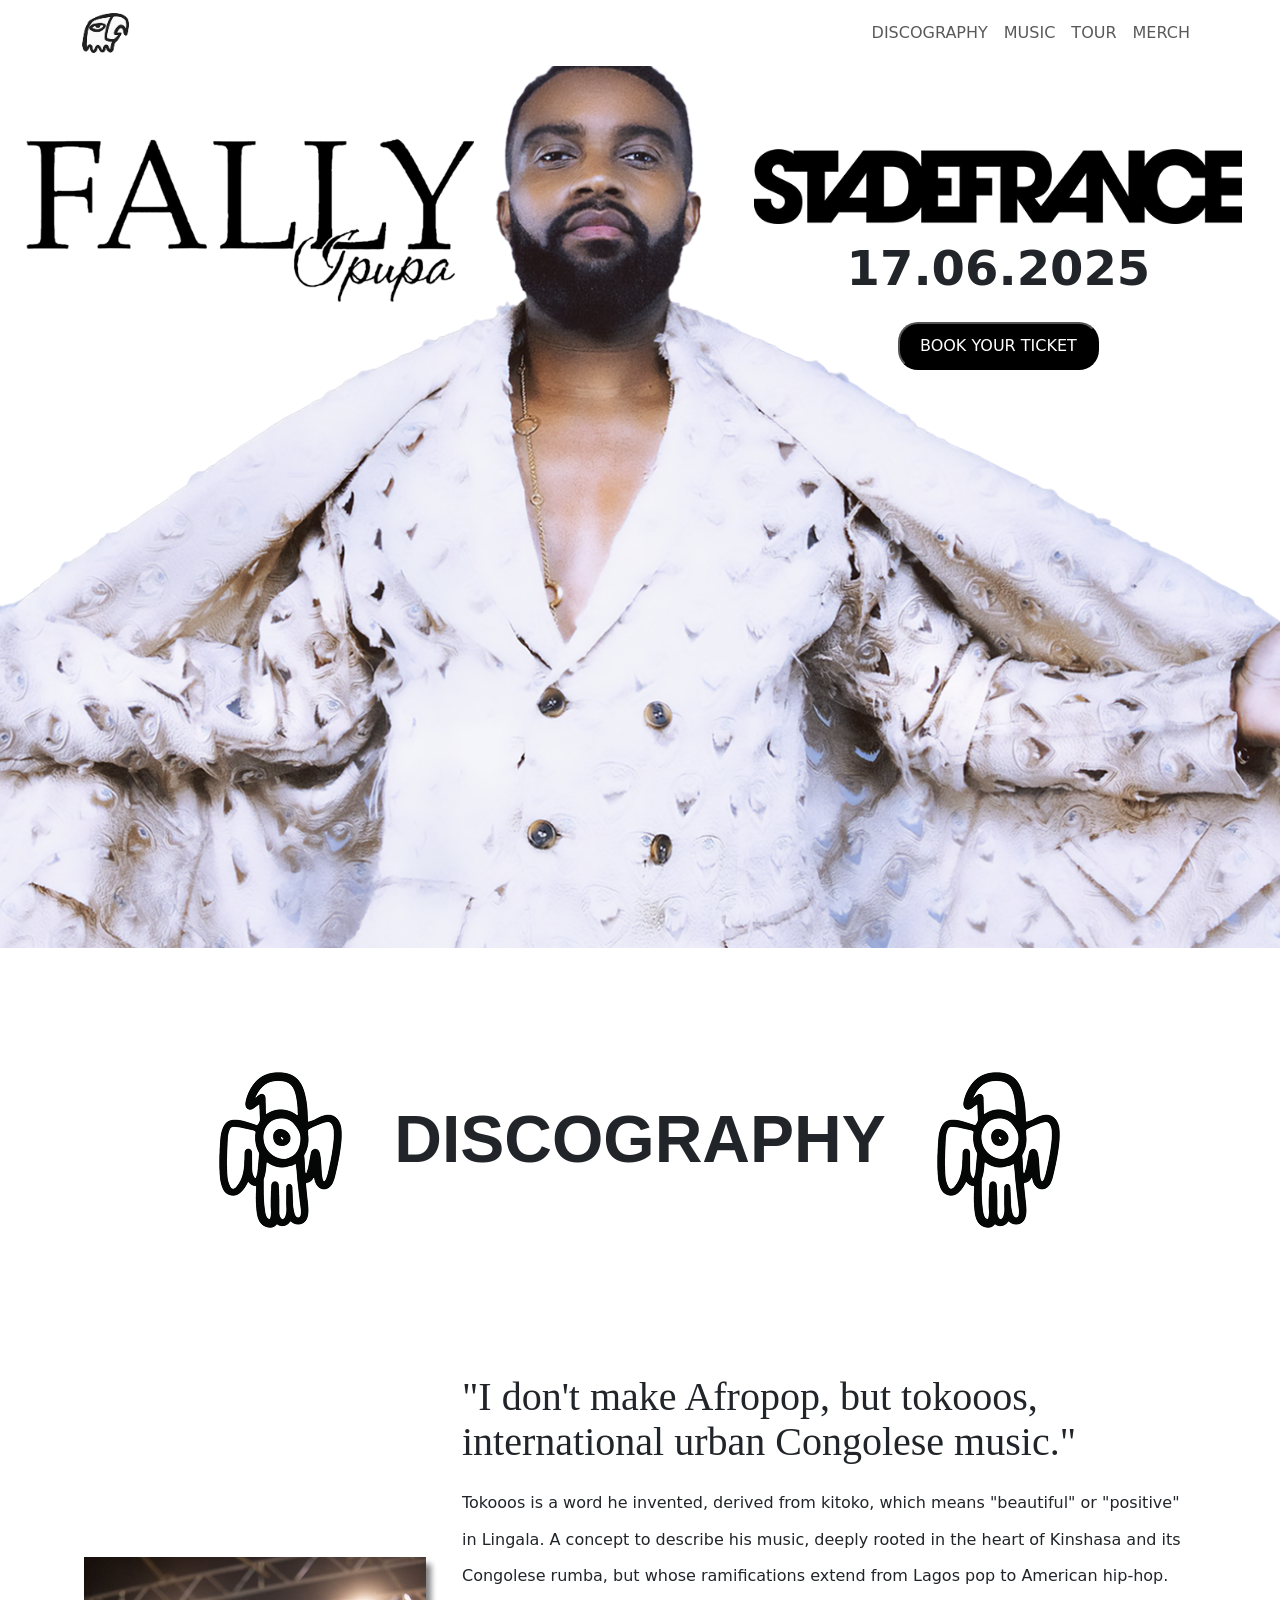
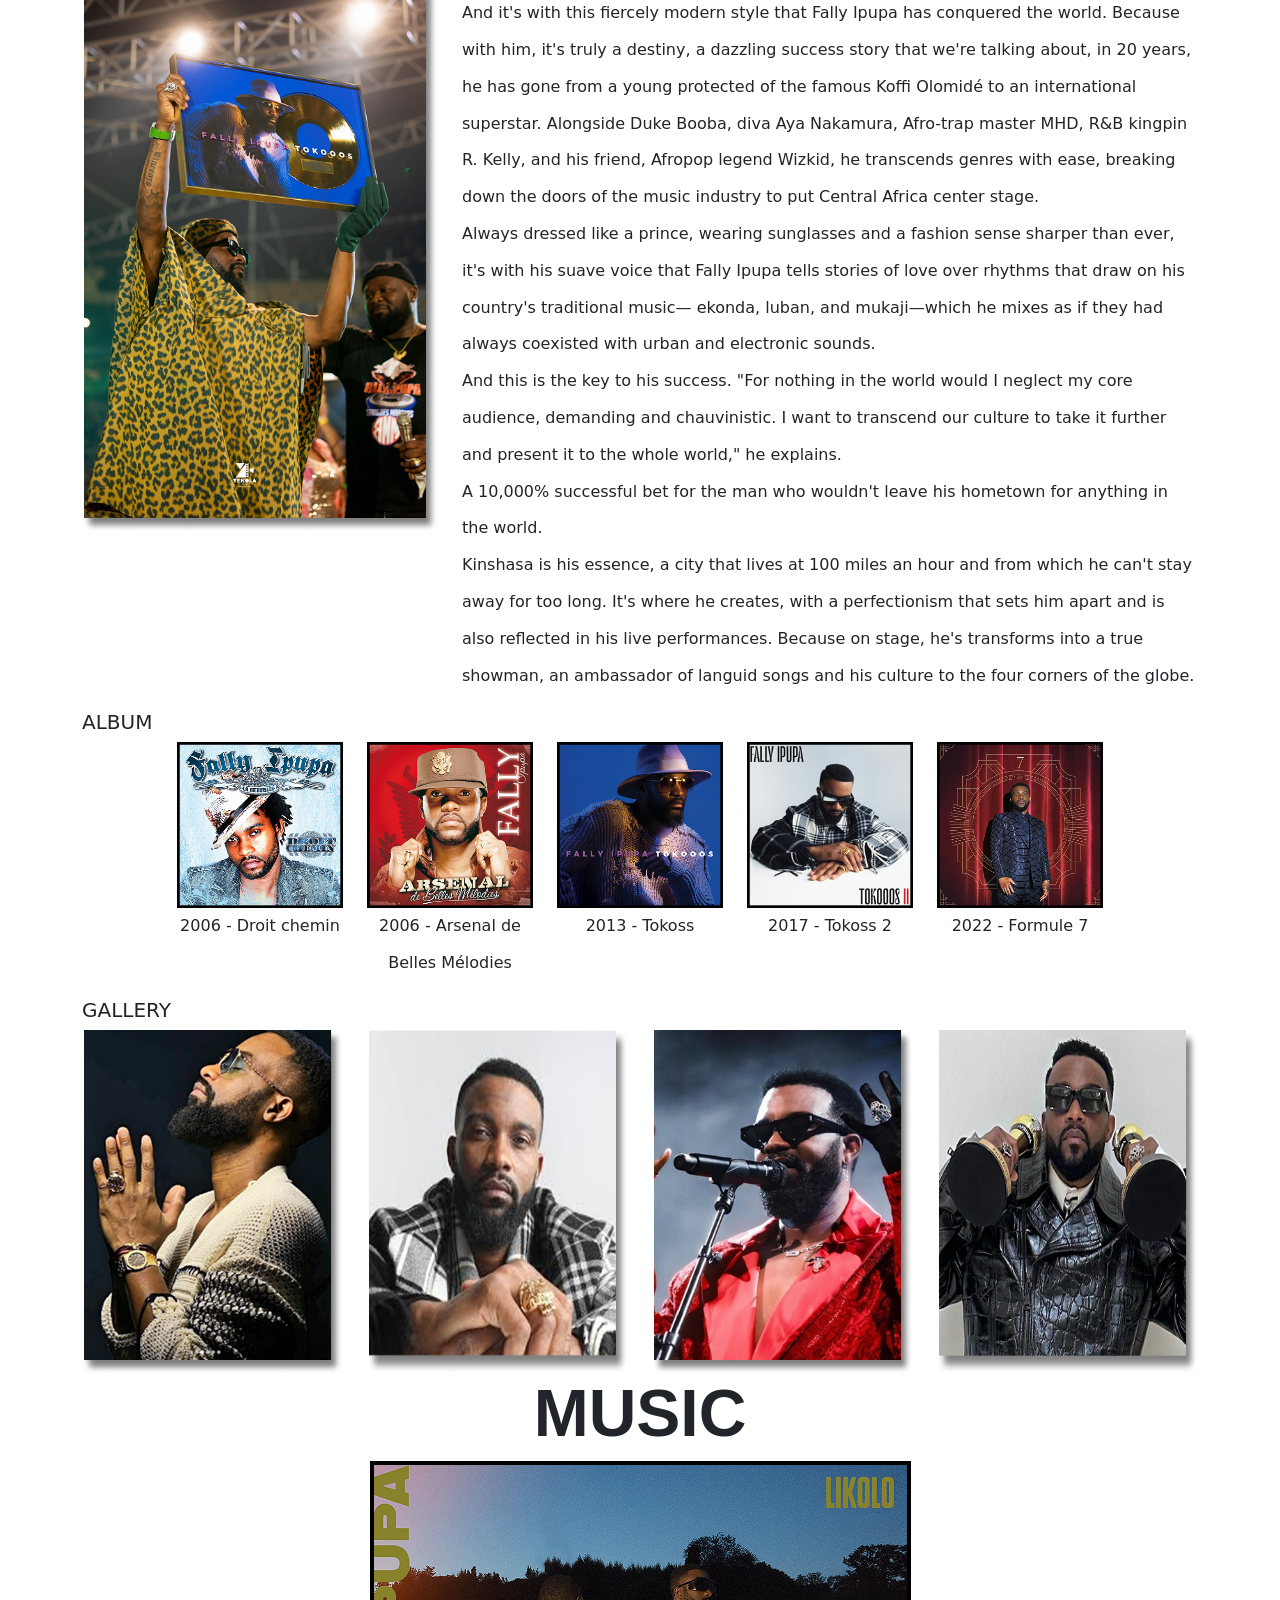
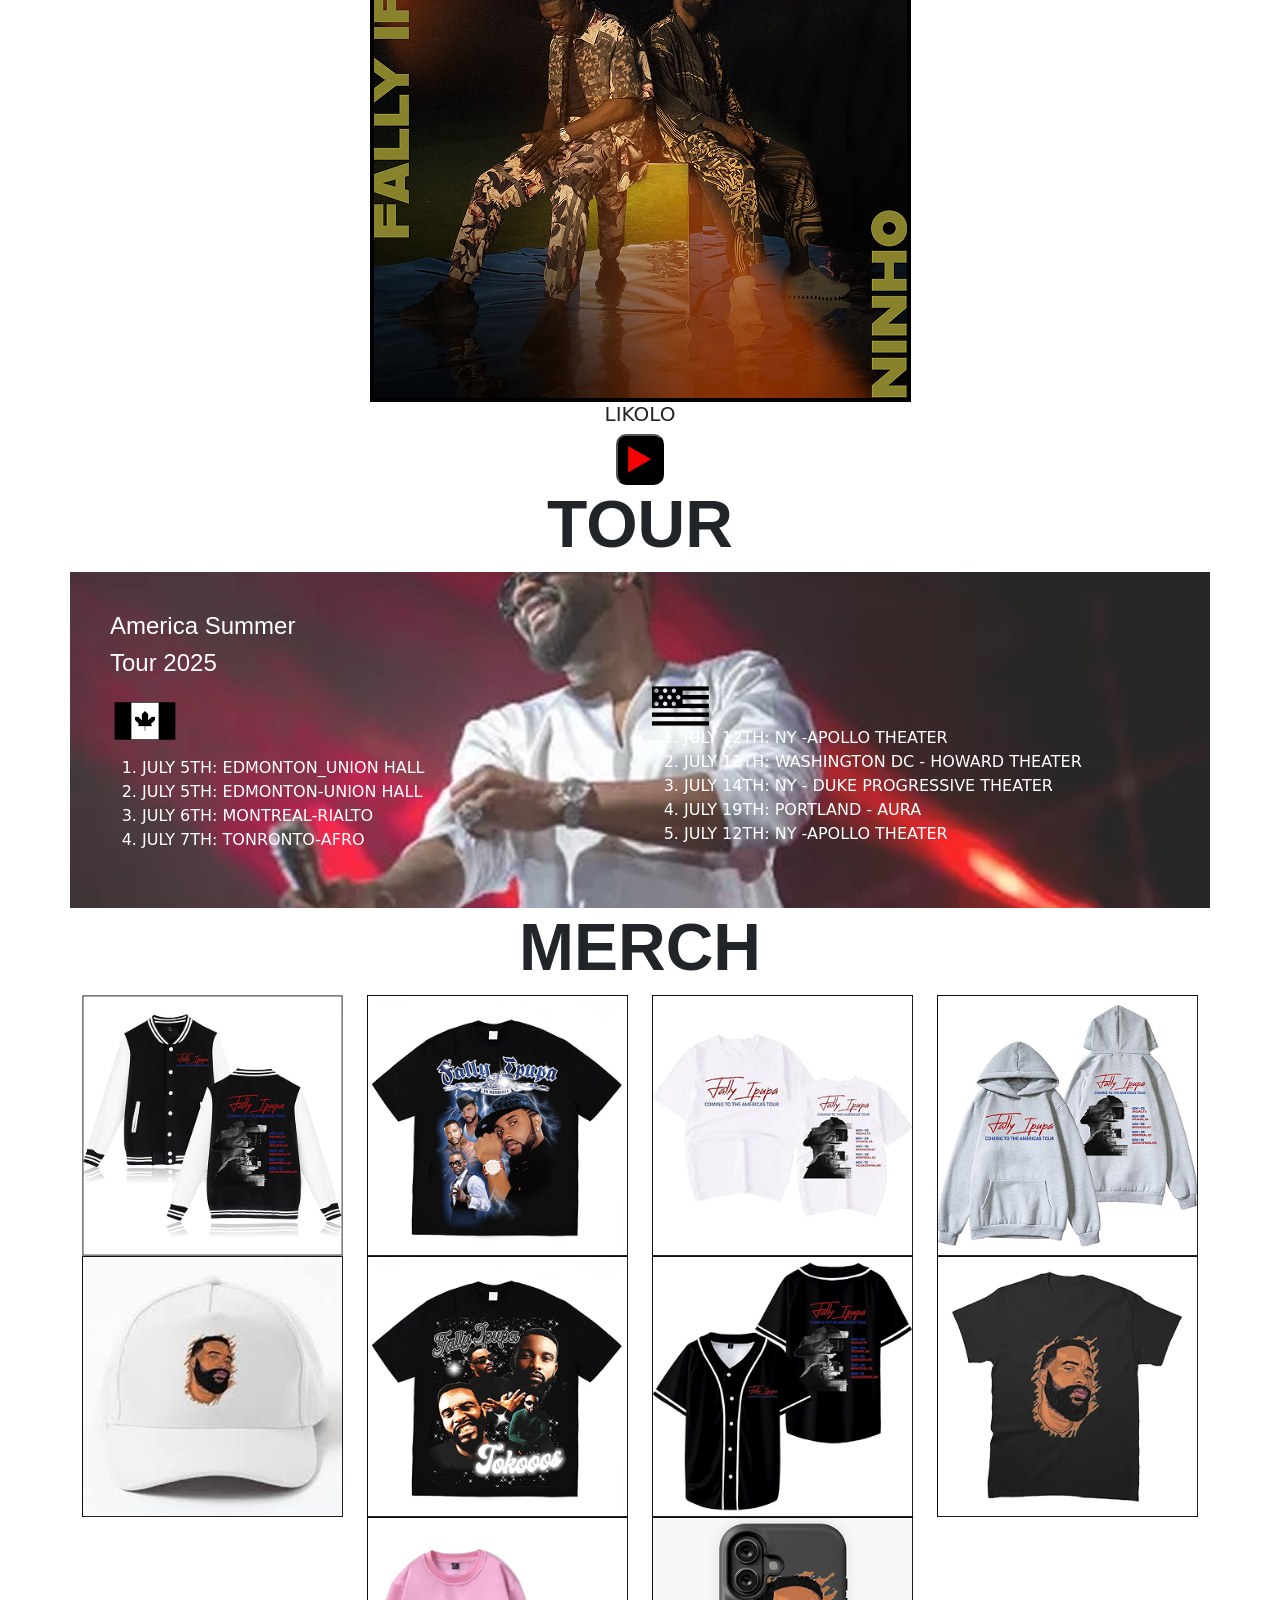
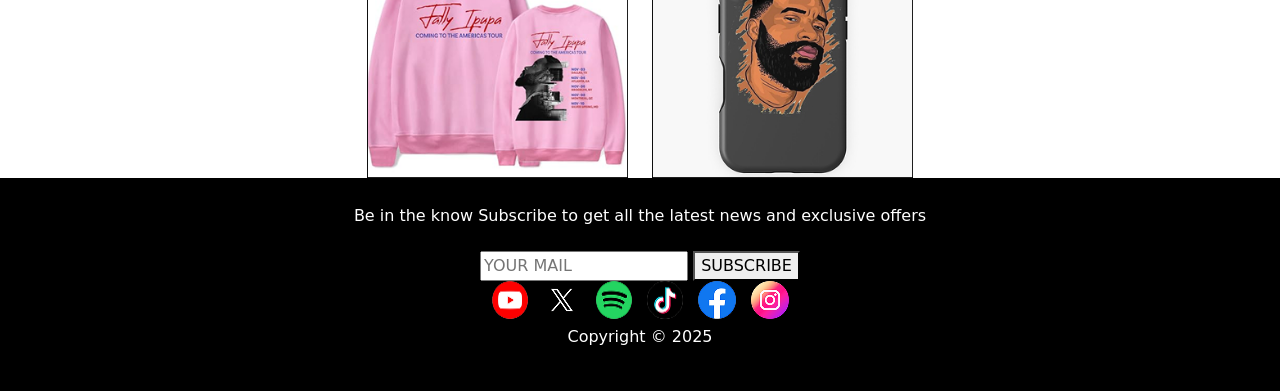
<file: index.html>
<!DOCTYPE html>
<html lang="en">

<head>
    <meta charset="UTF-8">
    <meta name="viewport" content="width=device-width, initial-scale=1.0">
    <title>Fally Ipupa</title>

    <!-- Bootstrap -->
    <link href="https://cdn.jsdelivr.net/npm/bootstrap@5.3.3/dist/css/bootstrap.min.css" rel="stylesheet">

    <!-- Fonts -->
    <link href="https://fonts.googleapis.com/css2?family=Bungee&family=EB+Garamond&family=Fira+Sans+Condensed&family=Just+Another+Hand&family=Plus+Jakarta+Sans&family=Roboto&display=swap" rel="stylesheet">

    <!-- CSS -->
    <link rel="stylesheet" href="./css/style.css">
</head>

<body>

<div id="head"></div>

<header>

<!-- NAV -->
<nav class="navbar navbar-expand-lg bg-white fixed-top">
    <div class="container">
        <a class="navbar-brand" href="#head">
            <img src="images/aiglogo.png" alt="logo" height="40">
        </a>

        <button class="navbar-toggler" data-bs-toggle="collapse" data-bs-target="#navmenu">
            <span class="navbar-toggler-icon"></span>
        </button>

        <div class="collapse navbar-collapse" id="navmenu">
            <ul class="navbar-nav ms-auto text-center">
                <li class="nav-item"><a class="nav-link" href="#disco">DISCOGRAPHY</a></li>
                <li class="nav-item"><a class="nav-link" href="#music">MUSIC</a></li>
                <li class="nav-item"><a class="nav-link" href="#tour">TOUR</a></li>
                <li class="nav-item"><a class="nav-link" href="#merch">MERCH</a></li>
            </ul>
        </div>
    </div>
</nav>

<!-- HERO -->
<div class="container pt-5 mt-5">

    <div class="row align-items-center text-center text-lg-start">

        <!-- LOGO -->
        <div id="faly" class="col-12 col-lg-6 mb-4 mb-lg-0">
            <img src="images/fallylogo 2.png" id="typo" class="img-fluid">
        </div>

        <!-- STADE / DATE -->
        <div id="stade" class="col-12 col-lg-6">

            <img src="images/Logo_Stade_de_France_(Paris).svg 1.png" class="img-fluid mb-3">

            <h1><strong>17.06.2025</strong></h1>

            <button id="book" class="mt-3">
                <a id="booke" href="#">BOOK YOUR TICKET</a>
            </button>

        </div>

    </div>

</div>

</header>

<!-- SECTION 1 -->
<section id="une" class="container">

<div id="disco" class="text-center">
    <img src="images/aiglesymbole.png" class="aigle">
    <h2>DISCOGRAPHY</h2>
    <img src="images/aiglesymbole.png" class="aigle">
</div>

<div id="bio" class="row align-items-center">

    <div id="leo" class="col-12 col-md-4 text-center">
        <img src="images/disquedor.png" class="img-fluid">
    </div>

    <div id="mert" class="col-12 col-md-8">

        <p><span>"I don't make Afropop, but tokooos, international urban Congolese music."</span></p>

        <p>
Tokooos is a word he invented, derived from kitoko, which means "beautiful" or "positive" in Lingala.

A concept to describe his music, deeply rooted in the heart of Kinshasa and its Congolese rumba, but
whose ramifications extend from Lagos pop to American hip-hop. <br>

And it's with this fiercely modern style that Fally Ipupa has conquered the world.

Because with him, it's truly a destiny, a dazzling success story that we're talking about, in 20
years, he has gone from a young protected of the famous Koffi Olomidé to an international superstar.

Alongside Duke Booba, diva Aya Nakamura, Afro-trap master MHD, R&B kingpin R. Kelly, and his friend,
Afropop legend Wizkid, he transcends genres with ease, breaking down the doors of the music industry to put Central Africa
center stage. <br>

Always dressed like a prince, wearing sunglasses and a fashion sense sharper than ever,
it's with his suave voice that Fally Ipupa tells stories of love over rhythms that draw on his
country's traditional music— ekonda, luban, and mukaji—which he mixes as if they had always coexisted with urban and electronic
sounds. <br>

And this is the key to his success. "For nothing in the world would I neglect my core audience,
demanding and chauvinistic. I want to transcend our culture to take it further and present it to the
whole world," he explains. <br>

A 10,000% successful bet for the man who wouldn't leave his hometown for anything in the world. <br>

Kinshasa is his essence, a city that lives at 100 miles an hour and from which he can't stay away
for too long. It's where he creates, with a perfectionism that sets him apart and is also reflected
in his live performances. Because on stage, he's transforms into a true showman,
an ambassador of languid songs and his culture to the four corners of the globe.
        </p>

    </div>

</div>

<!-- ALBUM -->
<div id="album">
    <h3>ALBUM</h3>

    <div id="serie" class="row text-center justify-center">
        <div class="col-6 col-md-4 col-lg-2"><img src="images/2006.png" class="img-fluid"><p>2006 - Droit chemin</p></div>
        <div class="col-6 col-md-4 col-lg-2"><img src="images/2009.png" class="img-fluid"><p>2006 - Arsenal de Belles Mélodies</p></div>
        <div class="col-6 col-md-4 col-lg-2"><img src="images/2013.png" class="img-fluid"><p>2013 - Tokoss</p></div>
        <div class="col-6 col-md-4 col-lg-2"><img src="images/2017.png" class="img-fluid"><p>2017 - Tokoss 2</p></div>
        <div class="col-6 col-md-4 col-lg-2"><img src="images/2022.png" class="img-fluid"><p>2022 - Formule 7</p></div>
    </div>
</div>

<!-- GALLERY -->
<div class="album">
    <h3>GALLERY</h3>
    <div id="gallerie" class="row">
        <img src="images/gallery1.png" class="col-6 col-md-3 img-fluid">
        <img src="images/gallery2.png" class="col-6 col-md-3 img-fluid">
        <img src="images/gallery3.png" class="col-6 col-md-3 img-fluid">
        <img src="images/gallery4.png" class="col-6 col-md-3 img-fluid">
    </div>
</div>

</section>

<!-- MUSIC -->
<section id="deux" class="container text-center">

    <div id="music">
        <h2>MUSIC</h2>
    </div>

    <div id="playmusic">
        <img src="images/likolo.png" class="img-fluid">

        <div id="mus">
            <h3>LIKOLO</h3>
            <button id="play"><img src="images/Polygon 1.png"></button>
        </div>
    </div>

</section>

<!-- TOUR -->
<section id="trois">

<div id="tour" class="text-center">
    <h2>TOUR</h2>
</div>

<div id="dates" class="container">

    <div id="america">
        <h4>America Summer</h4>
        <h4>Tour 2025</h4>
    </div>

    <div id="plan" class="row text-white">

        <div class="col-12 col-md-6">
            <img src="images/canada.png" class="img-fluid">
            <ol>
                <li>JULY 5TH: EDMONTON_UNION HALL</li>
                <li>JULY 5TH: EDMONTON-UNION HALL</li>
                <li>JULY 6TH: MONTREAL-RIALTO</li>
                <li>JULY 7TH: TONRONTO-AFRO</li>
            </ol>
        </div>

        <div class="col-12 col-md-6 ">
            <img src="images/usa.png" class="img-fluid">
            <ol>
                <li>JULY 12TH: NY -APOLLO THEATER</li>
                <li>JULY 13TH: WASHINGTON DC - HOWARD THEATER</li>
                <li>JULY 14TH: NY - DUKE PROGRESSIVE THEATER</li>
                <li>JULY 19TH: PORTLAND - AURA</li>
                <li>JULY 12TH: NY -APOLLO THEATER</li>
            </ol>
        </div>

    </div>

</div>

</section>

<!-- MERCH -->
<section id="quatre" class="container text-center">

    <div id="merch">
        <h2>MERCH</h2>
    </div>

    <div id="articles" class="row justify center">
        <img src="images/veste.png" class="col-6 col-md-3 img-fluid">
        <img src="images/shirtvintage.png" class="col-6 col-md-3 img-fluid">
        <img src="images/shirtbl.png" class="col-6 col-md-3 img-fluid">
        <img src="images/pullgris.png" class="col-6 col-md-3 img-fluid">
        <img src="images/casquette.png" class="col-6 col-md-3 img-fluid">
        <img src="images/shirttokoss.png" class="col-6 col-md-3 img-fluid">
        <img src="images/shirtusa.png" class="col-6 col-md-3 img-fluid">
        <img src="images/face(1).png" class="col-6 col-md-3 img-fluid">
        <img src="images/pullpink.png" class="col-6 col-md-3 img-fluid">
        <img src="images/phone.png" class="col-6 col-md-3 img-fluid">
    </div>

</section>

<!-- FOOTER -->
<footer class="text-center">

<div id="news">
    <p>Be in the know Subscribe to get all the latest news and exclusive offers</p>
    <input type="text" placeholder="YOUR MAIL">
    <button id="btn">SUBSCRIBE</button>
</div>

<div id="social">
    <img src="images/youtube.png">
    <img src="images/twitter 1.png">
    <img src="images/spotify.png">
    <img src="images/tiktok.png">
    <img src="images/facebook.png">
    <img src="images/instagram 1.png">
</div>

<p id="copi">Copyright © 2025</p>

</footer>

<script src="https://cdn.jsdelivr.net/npm/bootstrap@5.3.3/dist/js/bootstrap.bundle.min.js"></script>

</body>
</html>
</file>
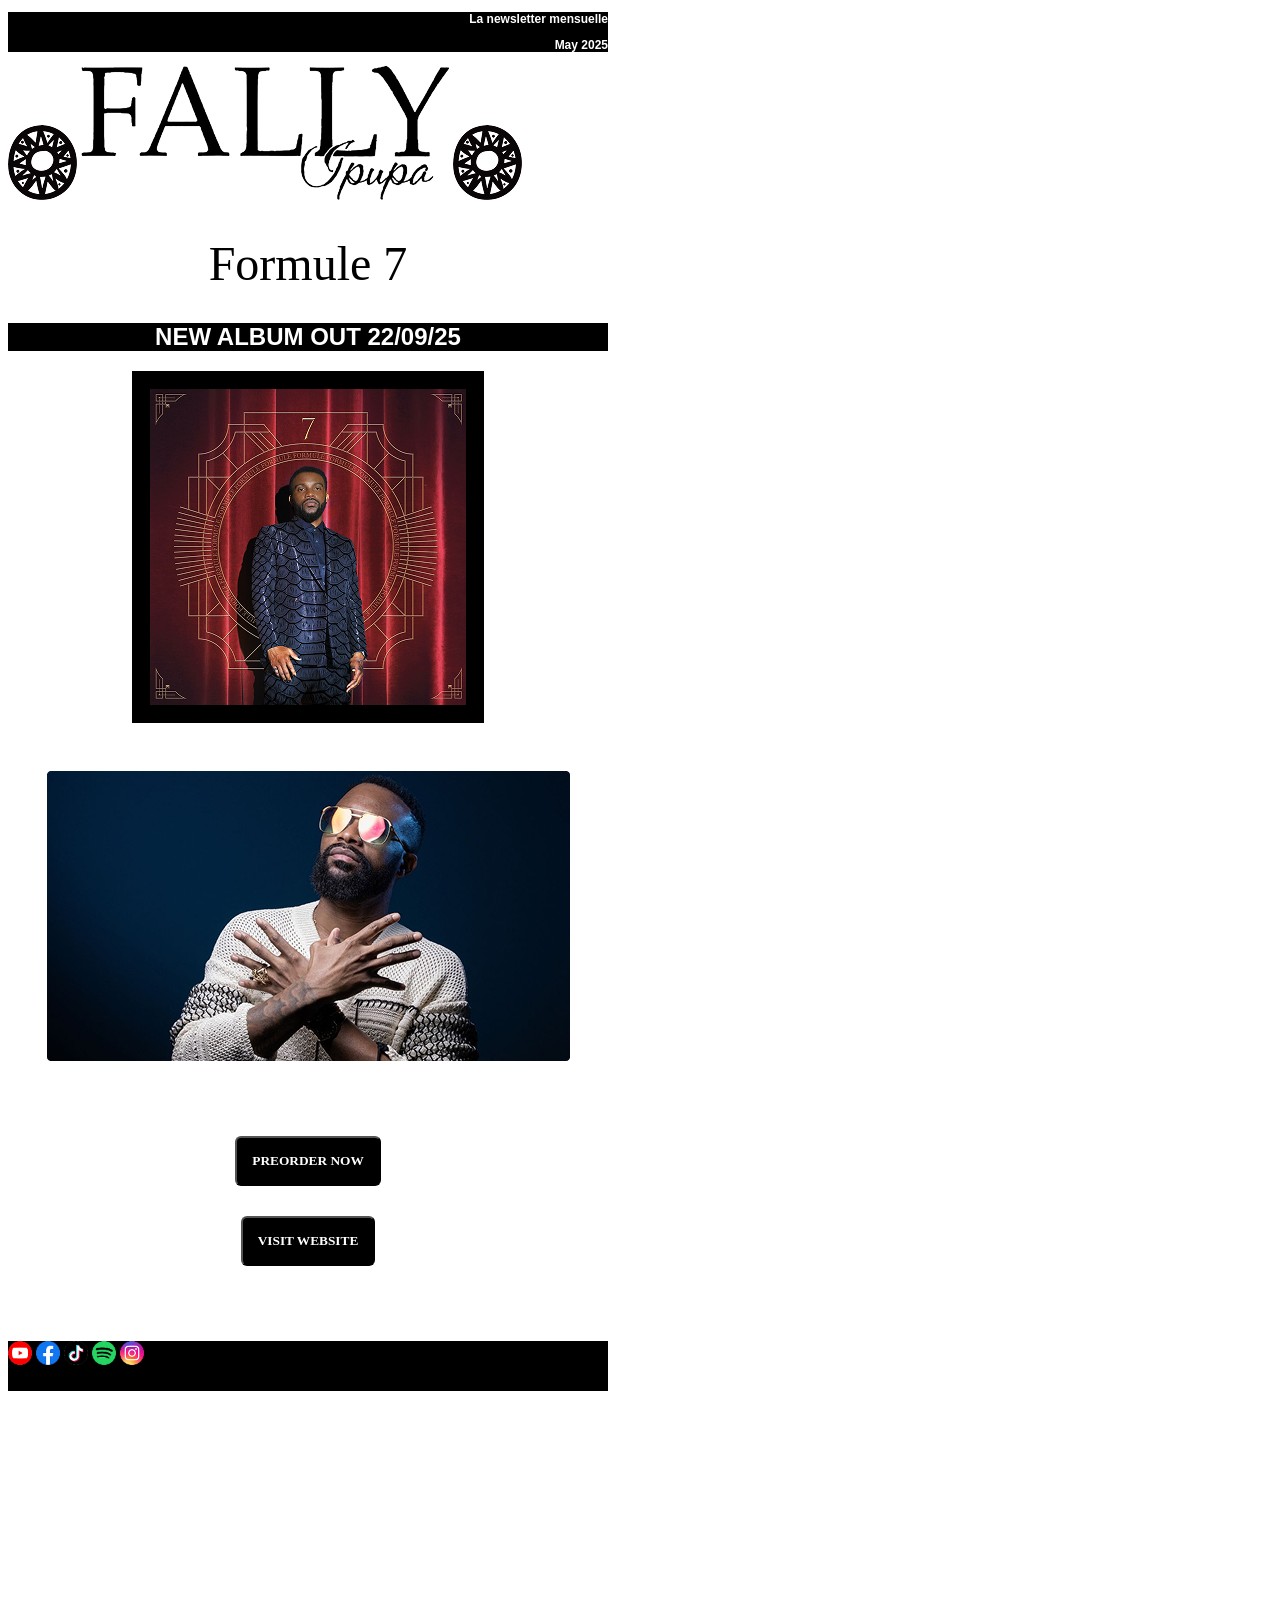
<file: newsletter/index.html>
<!DOCTYPE html>
<html lang="en">
<head>
    <meta charset="UTF-8">
    <meta name="viewport" content="width=device-width, initial-scale=1.0">
    <title>Newsletter</title>
    <link rel="stylesheet" href="./css/style.css">

</head>
<body>

    <div id="carre">
    <nav id="band">
        <p>La newsletter mensuelle</p>
        <p>May 2025</p>
    </nav>
    <div id="titre">
        <img src="images/symbole 3.png" alt="bol">
        <img src="images/fallylogo 2.png" alt="logo">
        <img src="images/symbole 4.png" alt="bol2">
    </div>

         <h1>Formule 7</h1>
         <h2>NEW ALBUM OUT 22/09/25</h2>
         <div id="album">
         <img src="images/formulz.png" alt="formule">
</div>
     <div id="bril">
           <img src="images/Rectangle 16.png" alt="bril">
     </div>

      <div id="btn">
          <a href="buton"><button id="book">PREORDER NOW</button></a>
          <a href="buton"><button id="book">VISIT WEBSITE</button></a>
     </div>

<footer>

    <img src="images/Calque 5 1.png" alt="yt">
    <img src="images/Calque 2 1.png" alt="inst">
    <img src="images/Calque 3 1.png" alt="tik">
    <img src="images/Calque 4 1.png" alt="fa">
    <img src="images/Calque 1 1.png" alt="tw">

</footer>

</div>   

</body>

</html>
</file>
<file: css/style.css>
body { margin:0; }

header {
    background:url(../images/bg.png) center/cover no-repeat;
    min-height:100vh;
    position: relative;
}

/* ✅ MOBILE FIRST (IMPORTANT) */
#typo {
    display: block;
    margin: 80px auto 20px auto;
    max-width: 90%;
    position: static; /* enlève le absolute */
}



#stade {
    margin-top: 20px;
    text-align: center;
    margin-left: 0; /* enlève le décalage cassé */
}

#book {
    background:black;
    color:white;
    padding:10px 20px;
    border-radius:20px;
}

#booke { color:white; text-decoration:none; }

h1 { font-size:32px; }
h2 { font-size:66px;
   font-family: 'Franklin Gothic Medium', 'Arial Narrow', Arial, sans-serif;
   font-weight: bold; }
h3 { font-size:20px; }
#america{   font-family: 'Franklin Gothic Medium', 'Arial Narrow', Arial, sans-serif;
            font-weight: bold; color: white; font-size: 2rem;}

p{line-height: 2.3rem;}

#bio { margin-top:40px; }
#serie{display: flex; justify-content: center;}
#articles{display: flex; justify-content: center;}
#play {
    background:black;
    padding:10px;
    border-radius:10px;
}

#dates {
    background:url(../images/tour.png) center/cover no-repeat;
    padding:40px;
}

footer {
    background:black;
    color:white;
    padding:20px;
}

#social {
    display:flex;
    justify-content:center;
    gap:15px;
}

#disco{
       display: flex;
       align-items: center;
       justify-content: space-around;
       padding: 10%;
}

span{
      font-family: "Just Another Hand";
      font-size: 40px;
}

/* ✅ UN SEUL BREAKPOINT (DESKTOP) */
@media (min-width: 992px) {

    h1 { font-size:48px; }

    #typo {
        position: absolute;
        left: 2%;
        top: 1%;
        max-width: 35%;
    }

    #stade {
        position: absolute;
        right: 2%;
        top: 9%;
        text-align: center;
        max-width: 40%;
    }
}

@media (max-width: 991px) {

    /* LOGO plus petit + mieux placé */
    #typo {
        max-width: 30%;
        margin: 100px auto 155px auto;  /* espace sous le logo */
        display: block;
        margin-right: 5%;
    }

    /* STADE plus petit + espacé */
    #stade img {
        max-width: 70%;
    }

    #stade h1 {
        font-size: 24px;
        margin-top: 10px;
    }

    #book {
        padding: 8px 16px;
        font-size: 14px;
    }

}
</file>
<file: newsletter/css/style.css>
img{
    align-items: center;
}
#band{
      background-color: black;
}

#carre{
       height: 1590px;
       width: 600px;
       border-radius: 10px;
       color: black;
}

p{
  font-family: 'Franklin Gothic Medium', 'Arial Narrow', Arial, sans-serif;
  font-size: 12px;
  font-weight: bolder;
  color: white;
  text-align: right;

}

#album{
      display: flex;
  justify-content: center;
}

#bril{
    display: flex;
  justify-content: center;
  margin: 48px;
}

#titre{
      align-items: center;

}

h1{
   font-family: Georgia, 'Times New Roman', Times, serif;
   font-weight: normal;
   font-size: 48px;
   text-align: center;
}

h2{
   font-family:"Inter" , sans-serif ;
   font-weight: bold;
   color: white;
   background-color: black;
   text-align: center;
}

footer{
       background-color: black;
       height: 50px;

}

footer img{
           width: 4%;


}

#btn{
     display: flex;
     flex-direction: column;
     align-items: center;
     margin: 60px;
}

button{
       background-color: black;
       color: white;
       font-family: "Roboto";
       font-weight: bold;
       padding: 15px;
       border-radius: 6px;
       margin: 15px;
}
</file>
